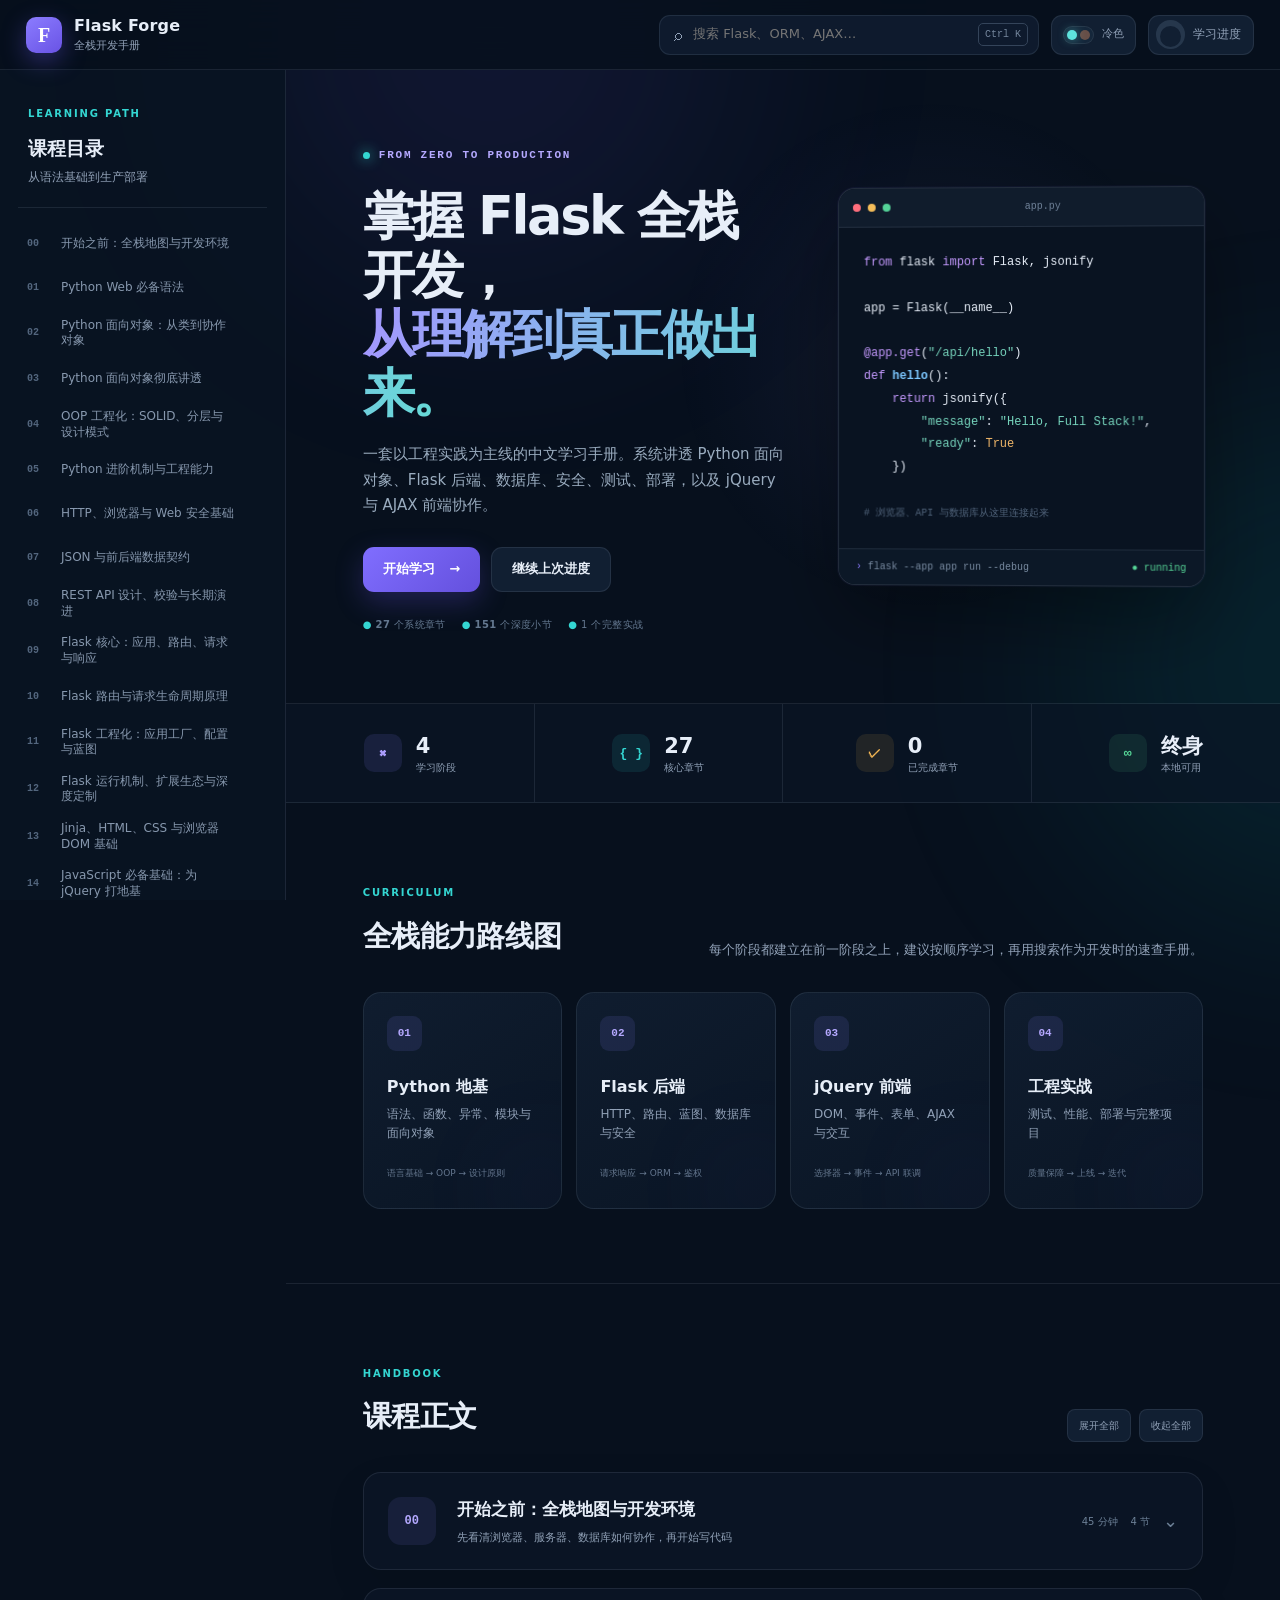
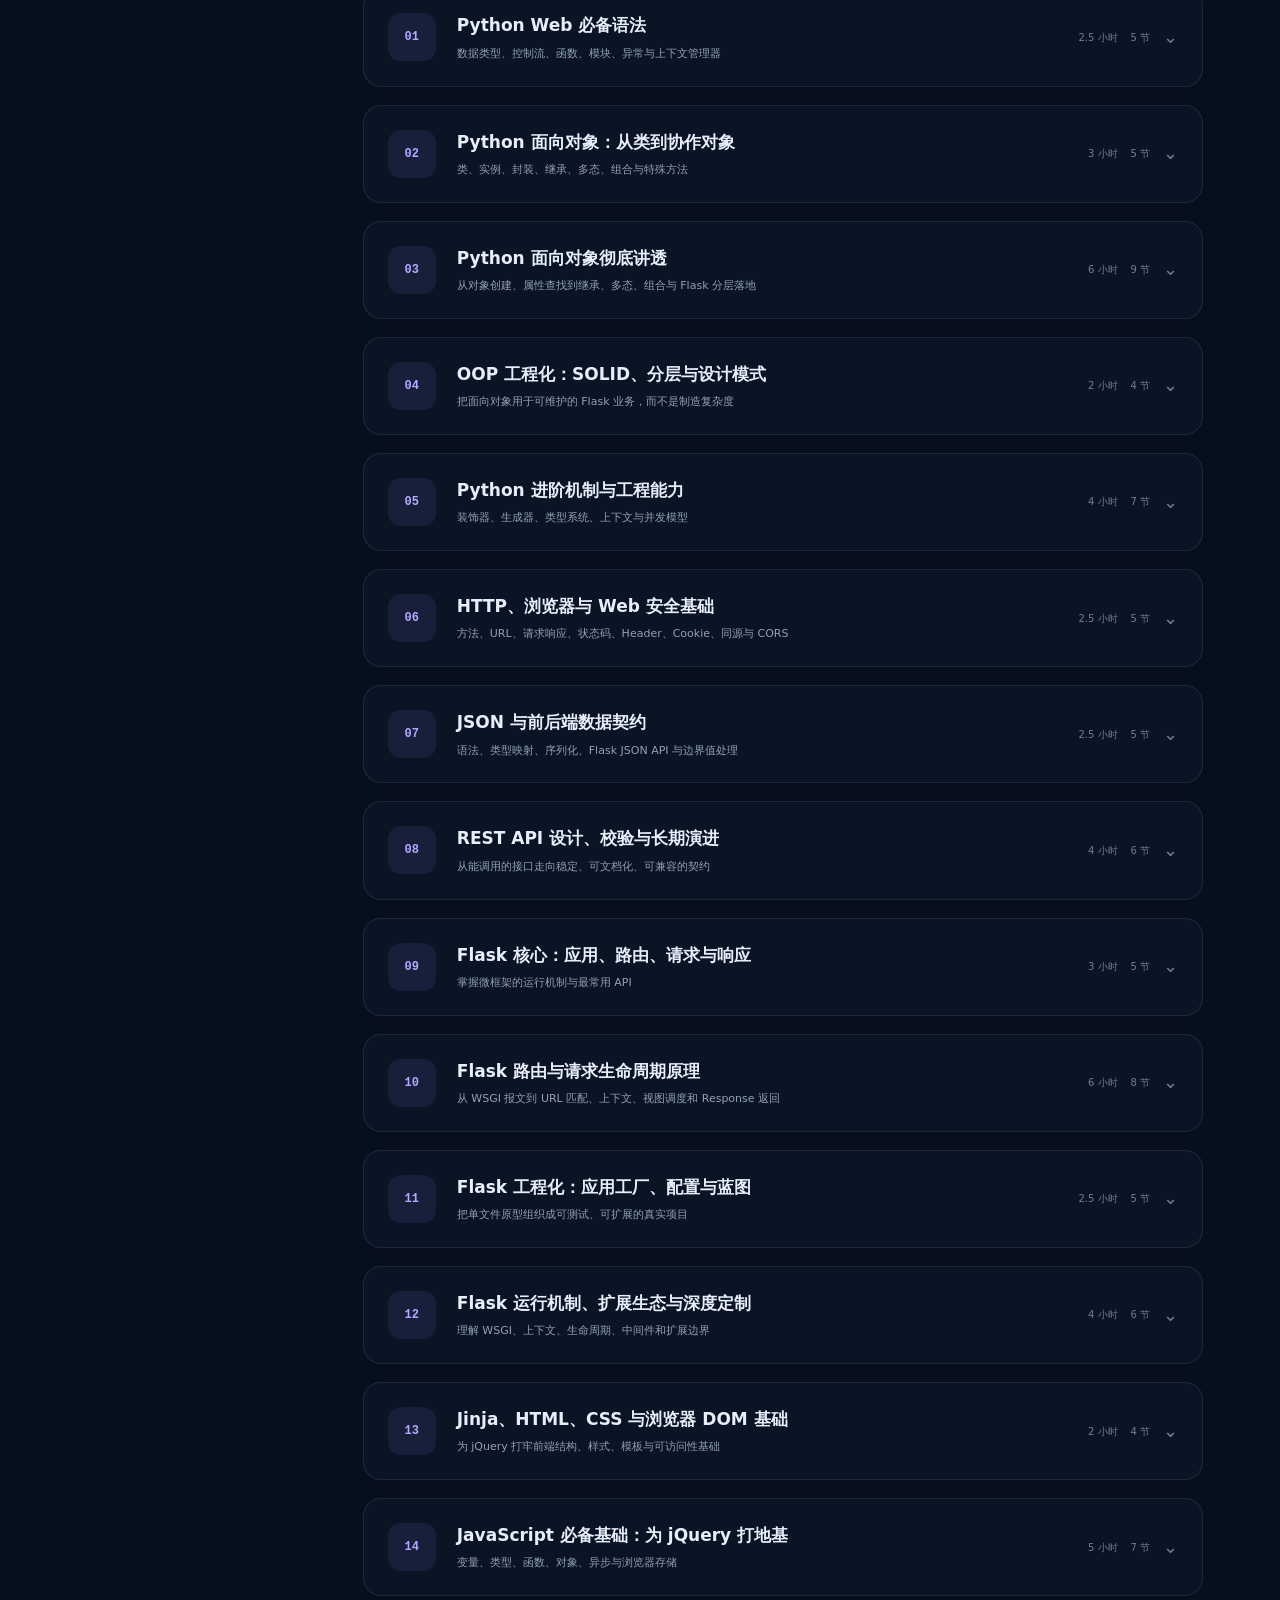
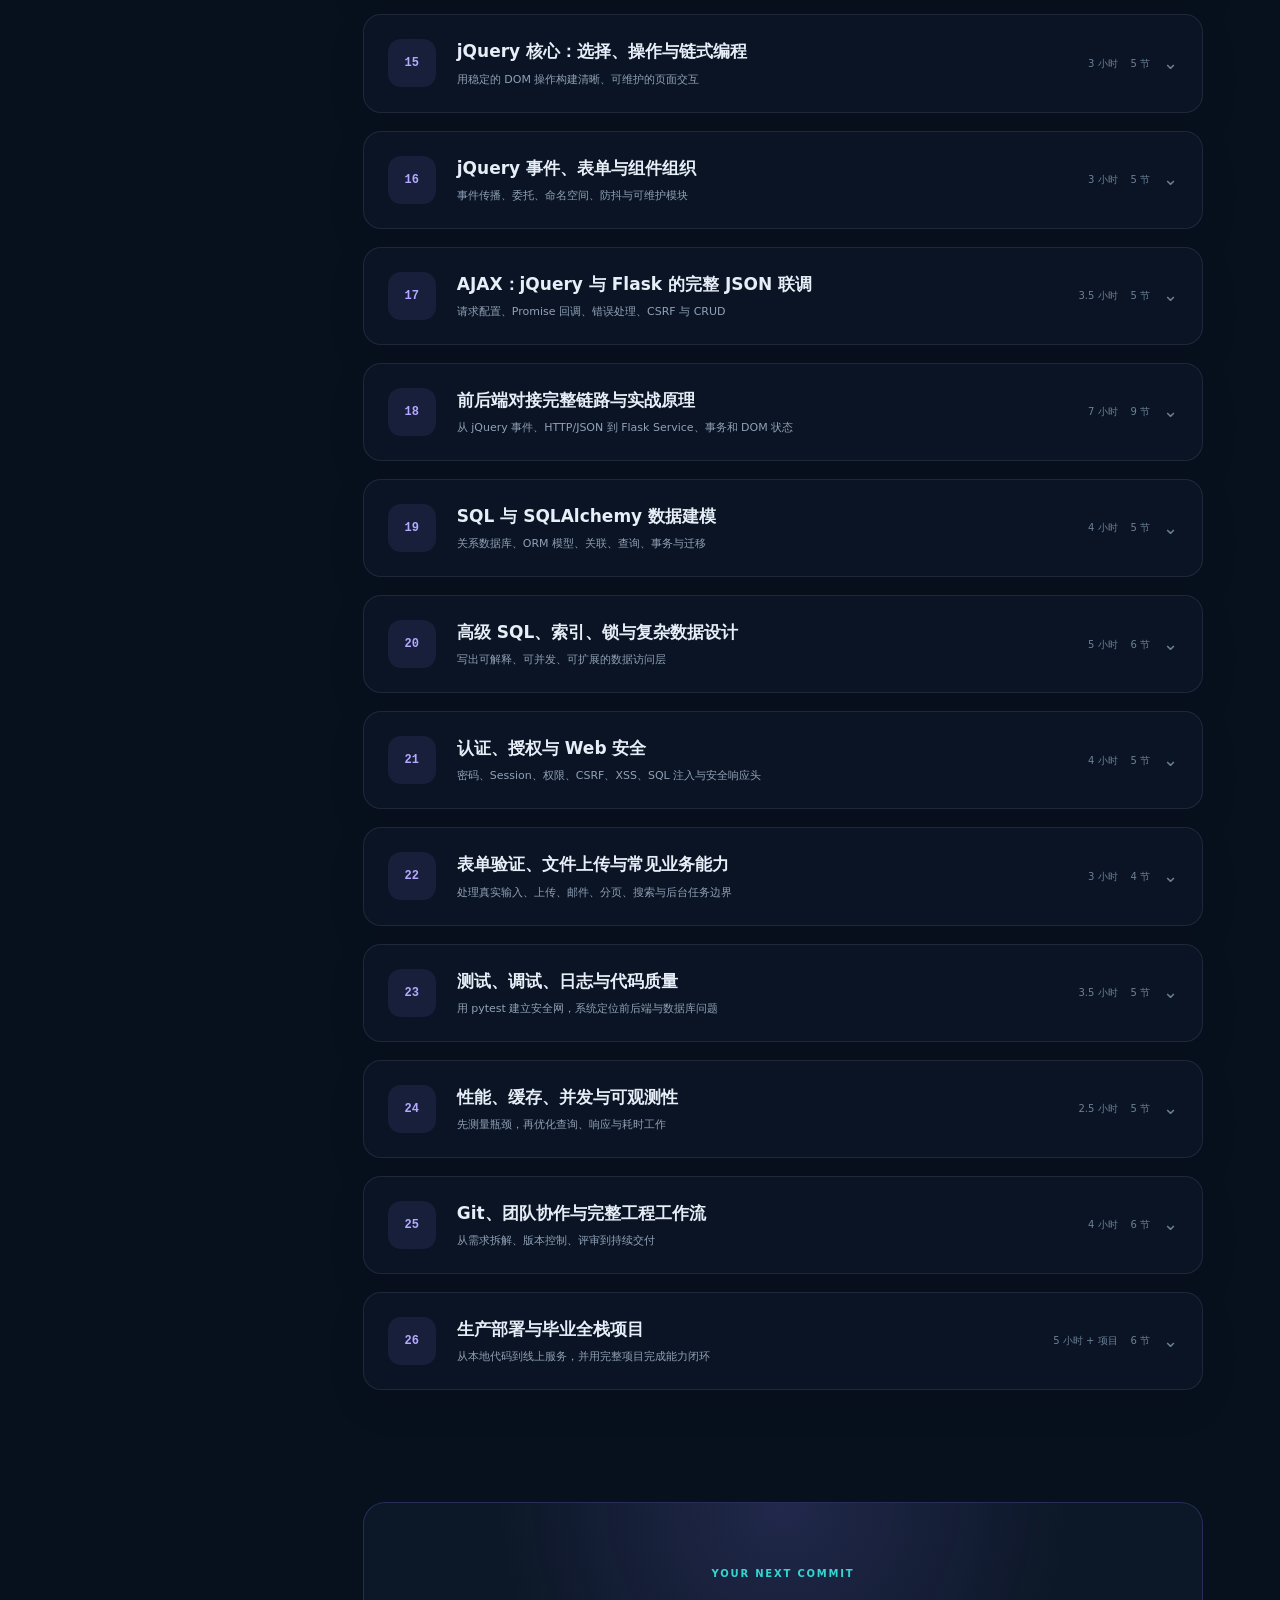
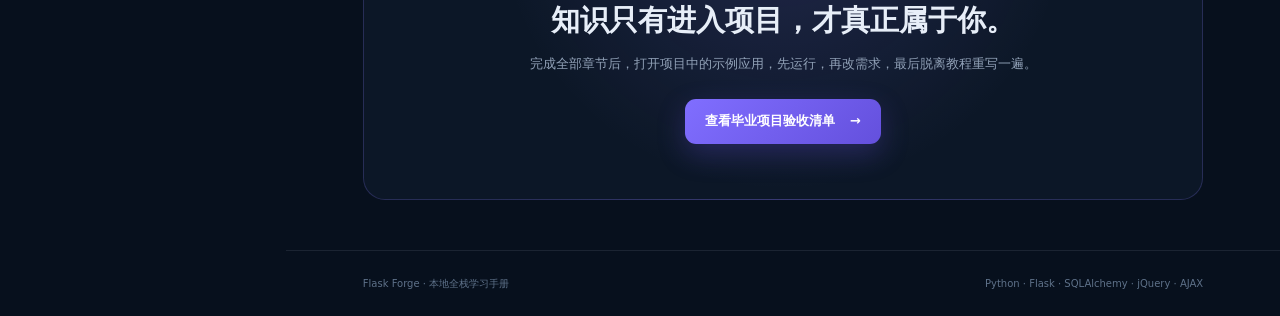
<file: index.html>
<!doctype html>
<html lang="zh-CN">
<head>
  <meta charset="utf-8">
  <meta name="viewport" content="width=device-width, initial-scale=1">
  <meta name="description" content="从 Python 面向对象、Flask 工程化后端到 jQuery/AJAX 的全栈 Web 开发学习手册">
  <meta name="theme-color" content="#07111f">
  <title>Flask Forge · Python 全栈开发手册</title>
  <script>
    try { document.documentElement.dataset.theme = localStorage.getItem("flask-forge-theme-v1") || "cool"; }
    catch (_) { document.documentElement.dataset.theme = "cool"; }
  </script>
  <link rel="stylesheet" href="styles.css">
</head>
<body>
  <div class="ambient ambient-one"></div>
  <div class="ambient ambient-two"></div>

  <header class="topbar">
    <button class="icon-button mobile-only" id="menuButton" aria-label="打开课程目录">☰</button>
    <a class="brand" href="#top" aria-label="返回首页">
      <span class="brand-mark">F</span>
      <span><strong>Flask Forge</strong><small>全栈开发手册</small></span>
    </a>
    <div class="top-actions">
      <label class="search-box" for="globalSearch">
        <span>⌕</span>
        <input id="globalSearch" type="search" placeholder="搜索 Flask、ORM、AJAX…" autocomplete="off">
        <kbd>Ctrl K</kbd>
      </label>
      <button class="theme-toggle" id="themeToggle" type="button" aria-label="切换到暖色主题" aria-pressed="false" title="切换冷暖色调">
        <span class="theme-orbit"><i class="cool-dot"></i><i class="warm-dot"></i></span>
        <span class="theme-label desktop-only">冷色</span>
      </button>
      <button class="progress-pill" id="progressButton" title="查看学习进度">
        <span id="progressRing" class="mini-ring">0%</span>
        <span class="desktop-only">学习进度</span>
      </button>
    </div>
  </header>

  <div class="app-shell" id="top">
    <aside class="sidebar" id="sidebar">
      <div class="sidebar-head">
        <span class="eyebrow">LEARNING PATH</span>
        <h2>课程目录</h2>
        <p>从语法基础到生产部署</p>
      </div>
      <nav id="chapterNav" aria-label="课程章节"></nav>
      <div class="sidebar-card">
        <span class="status-dot"></span>
        <div><strong>离线可阅读</strong><small>学习进度保存在本机</small></div>
      </div>
    </aside>
    <div class="sidebar-scrim" id="sidebarScrim"></div>

    <main class="main-content">
      <section class="hero" id="home">
        <div class="hero-copy">
          <span class="hero-kicker"><i></i> FROM ZERO TO PRODUCTION</span>
          <h1>掌握 Flask 全栈开发，<br><em>从理解到真正做出来。</em></h1>
          <p>一套以工程实践为主线的中文学习手册。系统讲透 Python 面向对象、Flask 后端、数据库、安全、测试、部署，以及 jQuery 与 AJAX 前端协作。</p>
          <div class="hero-actions">
            <button class="primary-button" id="startLearning">开始学习 <span>→</span></button>
            <button class="secondary-button" id="continueLearning">继续上次进度</button>
          </div>
          <div class="hero-meta">
            <span>● <b id="heroChapterCount">27</b> 个系统章节</span><span>● <b id="heroSectionCount">151</b> 个深度小节</span><span>● 1 个完整实战</span>
          </div>
        </div>
        <div class="code-window" aria-label="Flask 代码预览">
          <div class="window-bar"><span></span><span></span><span></span><b>app.py</b></div>
          <pre><code><i>from</i> flask <i>import</i> Flask, jsonify

app = Flask(__name__)

<i>@app.get</i>(<s>"/api/hello"</s>)
<i>def</i> <b>hello</b>():
    <i>return</i> jsonify({
        <s>"message"</s>: <s>"Hello, Full Stack!"</s>,
        <s>"ready"</s>: <u>True</u>
    })

<small># 浏览器、API 与数据库从这里连接起来</small></code></pre>
          <div class="terminal-line"><span>›</span> flask --app app run --debug <b>● running</b></div>
        </div>
      </section>

      <section class="dashboard-strip" aria-label="课程概览">
        <article><span class="metric-icon purple">⌘</span><div><strong>4</strong><small>学习阶段</small></div></article>
        <article><span class="metric-icon cyan">{ }</span><div><strong id="chapterCount">27</strong><small>核心章节</small></div></article>
        <article><span class="metric-icon amber">✓</span><div><strong id="completedCount">0</strong><small>已完成章节</small></div></article>
        <article><span class="metric-icon green">∞</span><div><strong>终身</strong><small>本地可用</small></div></article>
      </section>

      <section class="path-section" id="learningPath">
        <div class="section-heading">
          <div><span class="eyebrow">CURRICULUM</span><h2>全栈能力路线图</h2></div>
          <p>每个阶段都建立在前一阶段之上，建议按顺序学习，再用搜索作为开发时的速查手册。</p>
        </div>
        <div class="stage-grid">
          <article class="stage-card" data-stage="0"><span>01</span><b>Python 地基</b><p>语法、函数、异常、模块与面向对象</p><i>语言基础 → OOP → 设计原则</i></article>
          <article class="stage-card" data-stage="1"><span>02</span><b>Flask 后端</b><p>HTTP、路由、蓝图、数据库与安全</p><i>请求响应 → ORM → 鉴权</i></article>
          <article class="stage-card" data-stage="2"><span>03</span><b>jQuery 前端</b><p>DOM、事件、表单、AJAX 与交互</p><i>选择器 → 事件 → API 联调</i></article>
          <article class="stage-card" data-stage="3"><span>04</span><b>工程实战</b><p>测试、性能、部署与完整项目</p><i>质量保障 → 上线 → 迭代</i></article>
        </div>
      </section>

      <section class="course-area" id="courseArea">
        <div class="course-toolbar">
          <div><span class="eyebrow">HANDBOOK</span><h2>课程正文</h2></div>
          <div class="toolbar-actions">
            <button id="expandAll">展开全部</button>
            <button id="collapseAll">收起全部</button>
          </div>
        </div>
        <div id="searchStatus" class="search-status" hidden></div>
        <div id="courseContent"></div>
      </section>

      <section class="final-cta">
        <span class="eyebrow">YOUR NEXT COMMIT</span>
        <h2>知识只有进入项目，才真正属于你。</h2>
        <p>完成全部章节后，打开项目中的示例应用，先运行，再改需求，最后脱离教程重写一遍。</p>
        <button class="primary-button" data-jump="last">查看毕业项目验收清单 <span>→</span></button>
      </section>
      <footer><span>Flask Forge · 本地全栈学习手册</span><span>Python · Flask · SQLAlchemy · jQuery · AJAX</span></footer>
    </main>
  </div>

  <button class="back-top" id="backTop" aria-label="回到顶部">↑</button>
  <div class="toast" id="toast" role="status" aria-live="polite"></div>

  <dialog id="progressDialog">
    <button class="dialog-close" aria-label="关闭">×</button>
    <span class="eyebrow">YOUR PROGRESS</span>
    <h2>学习进度</h2>
    <div class="big-ring" id="bigProgress"><span>0%</span></div>
    <p id="progressSummary">还没有完成任何章节，从第一章开始吧。</p>
    <button class="danger-link" id="resetProgress">重置学习记录</button>
  </dialog>

  <script src="content.js"></script>
  <script src="app.js"></script>
</body>
</html>
</file>
<file: styles.css>
:root {
  --bg: #07101d;
  --surface: #0c1727;
  --surface-2: #111f32;
  --surface-3: #17263a;
  --line: rgba(148, 163, 184, .14);
  --text: #e7eef8;
  --muted: #91a1b7;
  --purple: #8b7cff;
  --purple-2: #b5a9ff;
  --cyan: #34d6d2;
  --amber: #f7b955;
  --green: #56d697;
  --danger: #ff788a;
  --sidebar: 286px;
  --topbar: 70px;
  --radius: 18px;
  color-scheme: dark;
}

html[data-theme="warm"] {
  --bg: #17100b;
  --surface: #21170f;
  --surface-2: #2b1d13;
  --surface-3: #382519;
  --line: rgba(255, 204, 145, .15);
  --text: #fff1de;
  --muted: #b9a189;
  --purple: #e77d55;
  --purple-2: #ffad7c;
  --cyan: #efbd64;
  --amber: #f09e54;
  --green: #9cbe78;
  --danger: #ff7a6c;
}

* { box-sizing: border-box; }
html { scroll-behavior: smooth; scroll-padding-top: 88px; }
body { margin: 0; background: var(--bg); color: var(--text); font-family: Inter, "Microsoft YaHei UI", "PingFang SC", system-ui, sans-serif; line-height: 1.72; }
button, input { font: inherit; }
button { cursor: pointer; }
a { color: inherit; text-decoration: none; }
::selection { background: rgba(139,124,255,.38); color: white; }
::-webkit-scrollbar { width: 10px; height: 10px; }
::-webkit-scrollbar-thumb { background: #2c3c51; border: 2px solid var(--bg); border-radius: 10px; }

.ambient { position: fixed; z-index: -1; width: 520px; height: 520px; border-radius: 50%; filter: blur(120px); opacity: .09; pointer-events: none; }
.ambient-one { background: #725cff; left: 18%; top: -220px; }
.ambient-two { background: #00d9cf; right: -300px; top: 45%; }
html[data-theme="warm"] .ambient-one { background: #e26d42; opacity: .12; }
html[data-theme="warm"] .ambient-two { background: #efb55e; opacity: .08; }
html[data-theme="warm"] .topbar { background: rgba(23,16,11,.86); }
html[data-theme="warm"] .sidebar { background: rgba(28,18,12,.96); }
html[data-theme="warm"] .hero { background: radial-gradient(circle at 65% 45%, rgba(231,125,85,.09), transparent 35%); }
html[data-theme="warm"] .code-window { background: #160e09; box-shadow: 0 35px 80px rgba(0,0,0,.4), 0 0 0 1px rgba(231,125,85,.08); }
html[data-theme="warm"] .window-bar { background: #25180f; }
html[data-theme="warm"] .terminal-line { background: #1e140d; }
html[data-theme="warm"] .dashboard-strip { background: rgba(30,19,12,.76); }
html[data-theme="warm"] .stage-card { background: linear-gradient(145deg,rgba(44,28,17,.9),rgba(25,17,11,.9)); }
html[data-theme="warm"] .chapter { background: rgba(34,22,14,.86); }
html[data-theme="warm"] .search-status { background: rgba(239,189,100,.055); }
html[data-theme="warm"] .quiz-option { background: #20150e; }
html[data-theme="warm"] dialog { background: #24170f; }
html[data-theme="warm"] .big-ring::before { background: #24170f; }
html[data-theme="warm"] .toast { background: #382519; }

.topbar { height: var(--topbar); position: fixed; z-index: 50; inset: 0 0 auto 0; display: flex; align-items: center; justify-content: space-between; padding: 0 26px; background: rgba(7,16,29,.82); backdrop-filter: blur(20px); border-bottom: 1px solid var(--line); }
.brand { display: flex; align-items: center; gap: 12px; min-width: 240px; }
.brand-mark { display: grid; place-items: center; width: 36px; height: 36px; border-radius: 10px; background: linear-gradient(145deg, var(--purple), #6953e5); color: white; font: 800 20px/1 Georgia; box-shadow: 0 8px 25px rgba(113,90,255,.35); }
.brand strong, .brand small { display: block; line-height: 1.25; }
.brand strong { letter-spacing: .01em; }
.brand small { color: var(--muted); font-size: 11px; margin-top: 3px; }
.top-actions { display: flex; align-items: center; gap: 12px; }
.search-box { width: min(380px, 38vw); height: 40px; display: flex; align-items: center; gap: 9px; padding: 0 10px 0 14px; background: rgba(17,31,50,.8); border: 1px solid var(--line); border-radius: 11px; color: var(--muted); transition: .2s; }
.search-box:focus-within { border-color: rgba(139,124,255,.7); box-shadow: 0 0 0 3px rgba(139,124,255,.1); }
.search-box input { min-width: 0; flex: 1; border: 0; outline: 0; background: transparent; color: var(--text); font-size: 13px; }
.search-box kbd { padding: 2px 6px; border: 1px solid #34445a; border-radius: 5px; color: #74869d; font-size: 10px; }
.progress-pill { height: 40px; display: flex; align-items: center; gap: 8px; padding: 0 12px 0 7px; border: 1px solid var(--line); background: var(--surface-2); color: var(--muted); border-radius: 11px; font-size: 12px; }
.theme-toggle { height: 40px; display: flex; align-items: center; gap: 8px; padding: 0 11px; border: 1px solid var(--line); border-radius: 11px; background: var(--surface-2); color: var(--muted); font-size: 11px; transition: border-color .2s, transform .2s; }
.theme-toggle:hover { border-color: rgba(139,124,255,.5); transform: translateY(-1px); }
.theme-orbit { position: relative; width: 31px; height: 18px; border-radius: 20px; background: #15273b; box-shadow: inset 0 0 0 1px rgba(255,255,255,.08); transition: .25s; }
.theme-orbit i { position: absolute; top: 4px; width: 10px; height: 10px; border-radius: 50%; transition: .25s; }
.cool-dot { left: 4px; background: #5ee2dc; box-shadow: 0 0 10px #5ee2dc88; }
.warm-dot { right: 4px; background: #ff9a62; opacity: .35; }
html[data-theme="warm"] .theme-orbit { background: #4a2a18; }
html[data-theme="warm"] .cool-dot { opacity: .3; }
html[data-theme="warm"] .warm-dot { opacity: 1; box-shadow: 0 0 10px #ff9a6288; }
.mini-ring { display: grid; place-items: center; width: 29px; height: 29px; border-radius: 50%; background: conic-gradient(var(--cyan) var(--progress, 0%), #26374c 0); font-size: 0; }
.mini-ring::after { content: ""; width: 21px; height: 21px; border-radius: 50%; background: var(--surface-2); }

.app-shell { display: grid; grid-template-columns: var(--sidebar) 1fr; padding-top: var(--topbar); }
.sidebar { position: fixed; z-index: 30; left: 0; top: var(--topbar); bottom: 0; width: var(--sidebar); padding: 28px 18px 20px; background: rgba(9,20,34,.94); border-right: 1px solid var(--line); overflow-y: auto; }
.sidebar-head { padding: 0 10px 19px; border-bottom: 1px solid var(--line); }
.eyebrow { color: var(--cyan); font-weight: 800; font-size: 10px; letter-spacing: .18em; }
.sidebar-head h2 { margin: 6px 0 0; font-size: 19px; }
.sidebar-head p { margin: 3px 0 0; color: var(--muted); font-size: 12px; }
#chapterNav { display: grid; gap: 4px; margin-top: 16px; }
.nav-link { position: relative; display: grid; grid-template-columns: 27px 1fr 16px; align-items: center; gap: 7px; min-height: 40px; padding: 6px 9px; border-radius: 9px; color: #8798ae; font-size: 12px; line-height: 1.3; transition: .18s; }
.nav-link:hover { color: var(--text); background: rgba(255,255,255,.035); }
.nav-link.active { color: white; background: rgba(139,124,255,.12); }
.nav-link.active::before { content: ""; position: absolute; left: -18px; width: 3px; height: 22px; border-radius: 0 3px 3px 0; background: var(--purple); }
.nav-num { color: #53667e; font: 700 10px/1 ui-monospace, monospace; }
.nav-check { color: var(--green); opacity: 0; }
.nav-link.done .nav-check { opacity: 1; }
.sidebar-card { display: flex; align-items: center; gap: 10px; margin: 24px 5px 0; padding: 12px; border: 1px solid var(--line); background: rgba(52,214,210,.04); border-radius: 12px; }
.status-dot { width: 8px; height: 8px; border-radius: 50%; background: var(--green); box-shadow: 0 0 12px var(--green); }
.sidebar-card strong, .sidebar-card small { display: block; line-height: 1.5; }
.sidebar-card strong { font-size: 11px; }.sidebar-card small { color: var(--muted); font-size: 9px; }
.sidebar-scrim { display: none; }

.main-content { grid-column: 2; min-width: 0; }
.hero { min-height: 570px; display: grid; grid-template-columns: 1.07fr .93fr; align-items: center; gap: 52px; padding: 70px clamp(34px, 6vw, 92px); border-bottom: 1px solid var(--line); background: radial-gradient(circle at 65% 45%, rgba(139,124,255,.08), transparent 35%); }
.hero-kicker { display: inline-flex; align-items: center; gap: 9px; color: var(--purple-2); font: 800 11px/1 ui-monospace, monospace; letter-spacing: .16em; }
.hero-kicker i { width: 7px; height: 7px; border-radius: 50%; background: var(--cyan); box-shadow: 0 0 13px var(--cyan); }
.hero h1 { margin: 18px 0 19px; font-size: clamp(38px, 4.1vw, 64px); line-height: 1.13; letter-spacing: -.045em; }
.hero h1 em { color: transparent; background: linear-gradient(100deg, #a497ff, #62ddd4); background-clip: text; font-style: normal; }
.hero-copy > p { max-width: 650px; color: #9aacbf; font-size: 15px; }
.hero-actions { display: flex; gap: 11px; margin-top: 28px; }
.primary-button, .secondary-button { height: 45px; padding: 0 20px; border-radius: 11px; font-weight: 700; font-size: 13px; transition: transform .18s, box-shadow .18s; }
.primary-button { border: 0; color: white; background: linear-gradient(135deg, #806eff, #6450dd); box-shadow: 0 10px 28px rgba(100,80,221,.28); }
.primary-button:hover { transform: translateY(-2px); box-shadow: 0 14px 34px rgba(100,80,221,.4); }
.primary-button span { margin-left: 10px; }
.secondary-button { border: 1px solid var(--line); color: var(--text); background: var(--surface-2); }
.hero-meta { display: flex; flex-wrap: wrap; gap: 16px; margin-top: 24px; color: #647890; font-size: 10px; letter-spacing: .04em; }
.hero-meta span::first-letter { color: var(--cyan); }
.code-window { border: 1px solid rgba(148,163,184,.18); background: #091321; border-radius: 17px; overflow: hidden; box-shadow: 0 35px 80px rgba(0,0,0,.35), 0 0 0 1px rgba(139,124,255,.06); transform: perspective(1200px) rotateY(-2deg); }
.window-bar { height: 39px; display: flex; align-items: center; gap: 7px; padding: 0 14px; background: #101c2c; border-bottom: 1px solid var(--line); }
.window-bar span { width: 8px; height: 8px; border-radius: 50%; background: #ff6e7d; }.window-bar span:nth-child(2){background:#f5bd59}.window-bar span:nth-child(3){background:#54d398}
.window-bar b { margin-left: auto; margin-right: auto; color: #71839a; font: 500 10px/1 ui-monospace, monospace; }
.code-window pre { margin: 0; padding: 24px 25px; overflow: auto; font: 500 12px/1.9 "Cascadia Code", Consolas, monospace; }
.code-window code i { color: #c59aff; font-style: normal; }.code-window code s { color: #76d5bd; text-decoration: none; }.code-window code b { color: #7cc7ff; }.code-window code u { color: #f0b769; text-decoration: none; }.code-window code small { color: #50637a; }
html[data-theme="warm"] .code-window code i { color: #ffad7c; }
html[data-theme="warm"] .code-window code s { color: #e8bf7e; }
html[data-theme="warm"] .code-window code b { color: #f29167; }
html[data-theme="warm"] .code-window code u { color: #d6c17d; }
.terminal-line { padding: 10px 17px; border-top: 1px solid var(--line); background: #0c1827; color: #788aa0; font: 10px/1.5 ui-monospace, monospace; }.terminal-line span{color:var(--purple)}.terminal-line b{float:right;color:var(--green);font-weight:500}

.dashboard-strip { display: grid; grid-template-columns: repeat(4,1fr); border-bottom: 1px solid var(--line); background: rgba(10,22,38,.7); }
.dashboard-strip article { display: flex; justify-content: center; align-items: center; gap: 14px; min-height: 98px; border-right: 1px solid var(--line); }.dashboard-strip article:last-child{border:0}
.metric-icon { display: grid; place-items: center; width: 38px; height: 38px; border-radius: 10px; font: 700 13px/1 ui-monospace,monospace; }.metric-icon.purple{color:#ae9fff;background:rgba(139,124,255,.12)}.metric-icon.cyan{color:var(--cyan);background:rgba(52,214,210,.1)}.metric-icon.amber{color:var(--amber);background:rgba(247,185,85,.1)}.metric-icon.green{color:var(--green);background:rgba(86,214,151,.1)}
.dashboard-strip strong,.dashboard-strip small{display:block;line-height:1.35}.dashboard-strip strong{font-size:21px}.dashboard-strip small{color:var(--muted);font-size:10px}

.path-section,.course-area { padding: 74px clamp(28px, 6vw, 92px); }
.path-section { border-bottom: 1px solid var(--line); }
.section-heading,.course-toolbar { display:flex;justify-content:space-between;align-items:end;gap:40px;margin-bottom:30px}.section-heading h2,.course-toolbar h2{margin:7px 0 0;font-size:29px;letter-spacing:-.02em}.section-heading>p{max-width:500px;margin:0;color:var(--muted);font-size:13px;text-align:right}
.stage-grid { display:grid;grid-template-columns:repeat(4,1fr);gap:14px }.stage-card{position:relative;min-height:198px;padding:23px;border:1px solid var(--line);border-radius:var(--radius);background:linear-gradient(145deg,rgba(17,31,50,.86),rgba(10,22,37,.86));overflow:hidden;transition:.22s}.stage-card:hover{transform:translateY(-4px);border-color:rgba(139,124,255,.38)}.stage-card>span{display:grid;place-items:center;width:35px;height:35px;border-radius:9px;background:rgba(139,124,255,.12);color:var(--purple-2);font:700 11px/1 ui-monospace,monospace}.stage-card b{display:block;margin-top:22px;font-size:16px}.stage-card p{margin:5px 0 15px;color:var(--muted);font-size:12px;line-height:1.55}.stage-card i{color:#65778e;font-size:9px;font-style:normal}.stage-card::after{content:"";position:absolute;width:80px;height:80px;border-radius:50%;background:var(--purple);filter:blur(55px);opacity:.09;right:-20px;bottom:-20px}
.course-area { max-width: 1320px; margin: 0 auto; }
.toolbar-actions{display:flex;gap:8px}.toolbar-actions button{padding:7px 11px;border:1px solid var(--line);border-radius:8px;background:var(--surface-2);color:var(--muted);font-size:10px}.toolbar-actions button:hover{color:white;border-color:#40516a}
.search-status{margin:-10px 0 18px;padding:12px 15px;border:1px solid rgba(52,214,210,.18);border-radius:10px;background:rgba(52,214,210,.05);color:#9dc9c8;font-size:12px}
.chapter { margin-bottom: 18px; border: 1px solid var(--line); border-radius: var(--radius); background: rgba(12,23,39,.82); overflow: hidden; box-shadow: 0 15px 40px rgba(0,0,0,.08); }
.chapter[hidden]{display:none}.chapter-header { width:100%;display:grid;grid-template-columns:54px 1fr auto;align-items:center;gap:15px;padding:22px 24px;border:0;background:transparent;color:inherit;text-align:left}.chapter-header:hover{background:rgba(255,255,255,.016)}
.chapter-number{display:grid;place-items:center;width:48px;height:48px;border-radius:13px;background:rgba(139,124,255,.1);color:var(--purple-2);font:800 12px/1 ui-monospace,monospace}.chapter-title h3{margin:0;font-size:17px}.chapter-title p{margin:4px 0 0;color:var(--muted);font-size:11px}.chapter-meta{display:flex;align-items:center;gap:13px;color:#6d8097;font-size:10px}.chevron{font-size:18px;transition:transform .2s}.chapter.open .chevron{transform:rotate(180deg)}
.chapter-body{display:none;padding:0 28px 30px 94px;border-top:1px solid transparent}.chapter.open .chapter-body{display:block;border-color:var(--line)}
.chapter-intro{display:grid;grid-template-columns:1fr auto;gap:18px;margin:25px 0;padding:18px 20px;border:1px solid rgba(139,124,255,.18);border-radius:12px;background:rgba(139,124,255,.055)}.chapter-intro p{margin:0;color:#aab8ca;font-size:13px}.chapter-intro b{color:var(--purple-2);font-size:10px;letter-spacing:.08em}
.lesson{padding:23px 0;border-bottom:1px solid var(--line)}.lesson:last-of-type{border-bottom:0}.lesson h4{display:flex;align-items:center;gap:9px;margin:0 0 13px;font-size:16px}.lesson h4::before{content:"";width:4px;height:17px;border-radius:4px;background:linear-gradient(var(--purple),var(--cyan))}.lesson h5{margin:21px 0 8px;color:#cbd6e5;font-size:13px}.lesson p,.lesson li{color:#9babc0;font-size:13px}.lesson ul,.lesson ol{padding-left:22px}.lesson li{margin:6px 0}.lesson strong{color:#dce6f2}.lesson code:not(pre code){padding:2px 5px;border:1px solid #26374c;border-radius:5px;background:#0b1625;color:#9fd9d6;font:11px/1.4 "Cascadia Code",Consolas,monospace}
.code-block{position:relative;margin:16px 0;border:1px solid var(--line);border-radius:12px;background:#07111e;overflow:hidden}.code-label{display:flex;justify-content:space-between;padding:8px 12px;border-bottom:1px solid var(--line);background:#0e1b2c;color:#667a93;font:9px/1.4 ui-monospace,monospace;text-transform:uppercase;letter-spacing:.08em}.copy-code{border:0;background:transparent;color:#8092a8;font-size:9px}.copy-code:hover{color:var(--cyan)}.code-block pre{margin:0;padding:17px 19px;overflow:auto;color:#c5d1df;font:11px/1.75 "Cascadia Code",Consolas,monospace;tab-size:4}.code-block .kw{color:#c49aff}.code-block .st{color:#78d7bd}.code-block .fn{color:#79c9ff}.code-block .cm{color:#53677f;font-style:italic}.code-block .nu{color:#f0b96c}
html[data-theme="warm"] .code-block { background: #130d09; }
html[data-theme="warm"] .code-label { background: #2b1c12; }
html[data-theme="warm"] .code-block pre { color: #e6cfb6; }
.note,.warning,.practice{margin:16px 0;padding:14px 16px 14px 43px;border-radius:10px;position:relative;font-size:12px;color:#aab9cb}.note::before,.warning::before,.practice::before{position:absolute;left:16px;top:14px;font-weight:800}.note{border:1px solid rgba(52,214,210,.2);background:rgba(52,214,210,.045)}.note::before{content:"i";color:var(--cyan)}.warning{border:1px solid rgba(247,185,85,.2);background:rgba(247,185,85,.05)}.warning::before{content:"!";color:var(--amber)}.practice{border:1px solid rgba(139,124,255,.22);background:rgba(139,124,255,.05)}.practice::before{content:"✦";color:var(--purple-2)}
.data-table{width:100%;margin:16px 0;border-collapse:separate;border-spacing:0;border:1px solid var(--line);border-radius:10px;overflow:hidden;font-size:11px}.data-table th,.data-table td{padding:10px 12px;border-right:1px solid var(--line);border-bottom:1px solid var(--line);text-align:left}.data-table th:last-child,.data-table td:last-child{border-right:0}.data-table tr:last-child td{border-bottom:0}.data-table th{background:#101d2e;color:#bdc9d8}.data-table td{color:#91a2b7}.data-table tr:hover td{background:rgba(255,255,255,.015)}
.quiz{margin-top:25px;padding:20px;border:1px solid rgba(86,214,151,.2);border-radius:12px;background:rgba(86,214,151,.035)}.quiz h4{margin:0 0 13px;font-size:13px;color:#aee7c9}.quiz-options{display:grid;gap:7px}.quiz-option{padding:10px 12px;border:1px solid var(--line);border-radius:8px;background:var(--surface);color:#9dadbf;text-align:left;font-size:11px}.quiz-option:hover{border-color:#3b5069;color:white}.quiz-option.correct{border-color:rgba(86,214,151,.5);background:rgba(86,214,151,.09);color:#b7ebcf}.quiz-option.wrong{border-color:rgba(255,120,138,.5);background:rgba(255,120,138,.08)}.quiz-result{min-height:18px;margin:8px 0 0;color:var(--muted);font-size:10px}
.chapter-footer{display:flex;justify-content:space-between;align-items:center;margin-top:22px;padding-top:20px;border-top:1px solid var(--line)}.complete-button{padding:9px 14px;border:1px solid rgba(86,214,151,.25);border-radius:8px;background:rgba(86,214,151,.07);color:#9edabc;font-size:11px}.complete-button.done{background:var(--green);color:#062416;border-color:var(--green);font-weight:800}.chapter-duration{color:#64778f;font-size:10px}
mark{padding:0 2px;background:rgba(247,185,85,.26);color:#ffe1a5;border-radius:2px}

.final-cta { margin: 20px clamp(28px,6vw,92px) 50px; padding: 55px 30px; border: 1px solid rgba(139,124,255,.22); border-radius: 22px; background: radial-gradient(circle at 50% 0,rgba(139,124,255,.17),transparent 56%),var(--surface); text-align: center; }.final-cta h2{margin:10px 0 8px;font-size:29px}.final-cta p{margin:0 auto 23px;max-width:650px;color:var(--muted);font-size:13px}
footer{display:flex;justify-content:space-between;padding:24px clamp(28px,6vw,92px);border-top:1px solid var(--line);color:#5e7189;font-size:10px}
.back-top{position:fixed;z-index:20;right:22px;bottom:22px;width:40px;height:40px;border:1px solid var(--line);border-radius:11px;background:rgba(17,31,50,.92);color:var(--text);opacity:0;transform:translateY(10px);pointer-events:none;transition:.2s}.back-top.show{opacity:1;transform:none;pointer-events:auto}
.toast{position:fixed;z-index:80;left:50%;bottom:25px;transform:translate(-50%,20px);padding:10px 15px;border:1px solid var(--line);border-radius:9px;background:#152438;color:#d9e4f0;font-size:11px;opacity:0;pointer-events:none;transition:.2s}.toast.show{opacity:1;transform:translate(-50%,0)}
dialog{width:min(410px,calc(100vw - 32px));padding:30px;border:1px solid #2c4058;border-radius:18px;background:#0e1b2c;color:var(--text);text-align:center;box-shadow:0 30px 100px #0009}dialog::backdrop{background:#020711bb;backdrop-filter:blur(6px)}dialog h2{margin:8px 0 18px}.dialog-close{position:absolute;right:14px;top:12px;border:0;background:transparent;color:#71849b;font-size:22px}.big-ring{display:grid;place-items:center;width:130px;height:130px;margin:0 auto 18px;border-radius:50%;background:conic-gradient(var(--cyan) var(--progress,0%),#22344a 0)}.big-ring::before{content:"";position:absolute;width:104px;height:104px;border-radius:50%;background:#0e1b2c}.big-ring span{position:relative;font-weight:800;font-size:23px}.danger-link{border:0;background:transparent;color:var(--danger);font-size:10px}
.icon-button{width:38px;height:38px;border:1px solid var(--line);border-radius:9px;background:var(--surface-2);color:white}.mobile-only{display:none}

@media (max-width: 1100px){
  :root{--sidebar:254px}.hero{grid-template-columns:1fr;padding:60px 50px}.hero-copy{max-width:760px}.code-window{max-width:680px;transform:none}.stage-grid{grid-template-columns:repeat(2,1fr)}.chapter-body{padding-left:35px}.chapter-header{grid-template-columns:48px 1fr auto}
}
@media (max-width: 820px){
  .theme-toggle{padding:0 9px}
  .mobile-only{display:grid;place-items:center}.desktop-only{display:none}.topbar{padding:0 14px}.brand{min-width:0}.brand>span:last-child{display:none}.top-actions{flex:1;justify-content:flex-end}.search-box{width:min(330px,52vw)}.search-box kbd{display:none}.app-shell{display:block}.sidebar{transform:translateX(-101%);transition:transform .22s}.sidebar.open{transform:none}.sidebar-scrim{display:block;position:fixed;z-index:29;inset:var(--topbar) 0 0;background:#020812aa;opacity:0;pointer-events:none;transition:.22s}.sidebar-scrim.show{opacity:1;pointer-events:auto}.main-content{width:100%}.hero{padding:50px 28px;gap:35px}.dashboard-strip{grid-template-columns:repeat(2,1fr)}.dashboard-strip article:nth-child(2){border-right:0}.dashboard-strip article:nth-child(-n+2){border-bottom:1px solid var(--line)}.path-section,.course-area{padding:55px 28px}.section-heading{display:block}.section-heading>p{text-align:left;margin-top:10px}.final-cta{margin-inline:28px}footer{display:block}footer span{display:block;margin:4px 0}
}
@media (max-width: 560px){
  .topbar{gap:6px}.theme-toggle{width:40px;padding:0;justify-content:center}
  .topbar{gap:8px}.search-box{width:auto;flex:1}.progress-pill{padding-right:7px}.hero{padding:43px 19px}.hero h1{font-size:36px}.hero-actions{align-items:stretch;flex-direction:column}.code-window pre{padding:18px 14px;font-size:10px}.dashboard-strip article{justify-content:flex-start;padding-left:23px}.path-section,.course-area{padding:45px 16px}.stage-grid{grid-template-columns:1fr}.section-heading h2,.course-toolbar h2{font-size:24px}.course-toolbar{align-items:center;gap:10px}.toolbar-actions{display:none}.chapter-header{grid-template-columns:40px 1fr 16px;gap:10px;padding:16px 13px}.chapter-number{width:38px;height:38px}.chapter-meta>span{display:none}.chapter-body{padding:0 15px 22px}.chapter-intro{grid-template-columns:1fr}.lesson p,.lesson li{font-size:12px}.data-table{display:block;overflow:auto}.final-cta{margin:12px 16px 35px;padding:40px 18px}.final-cta h2{font-size:25px}.chapter-footer{align-items:flex-end;gap:10px}.hero-meta{gap:9px}
}
</file>
